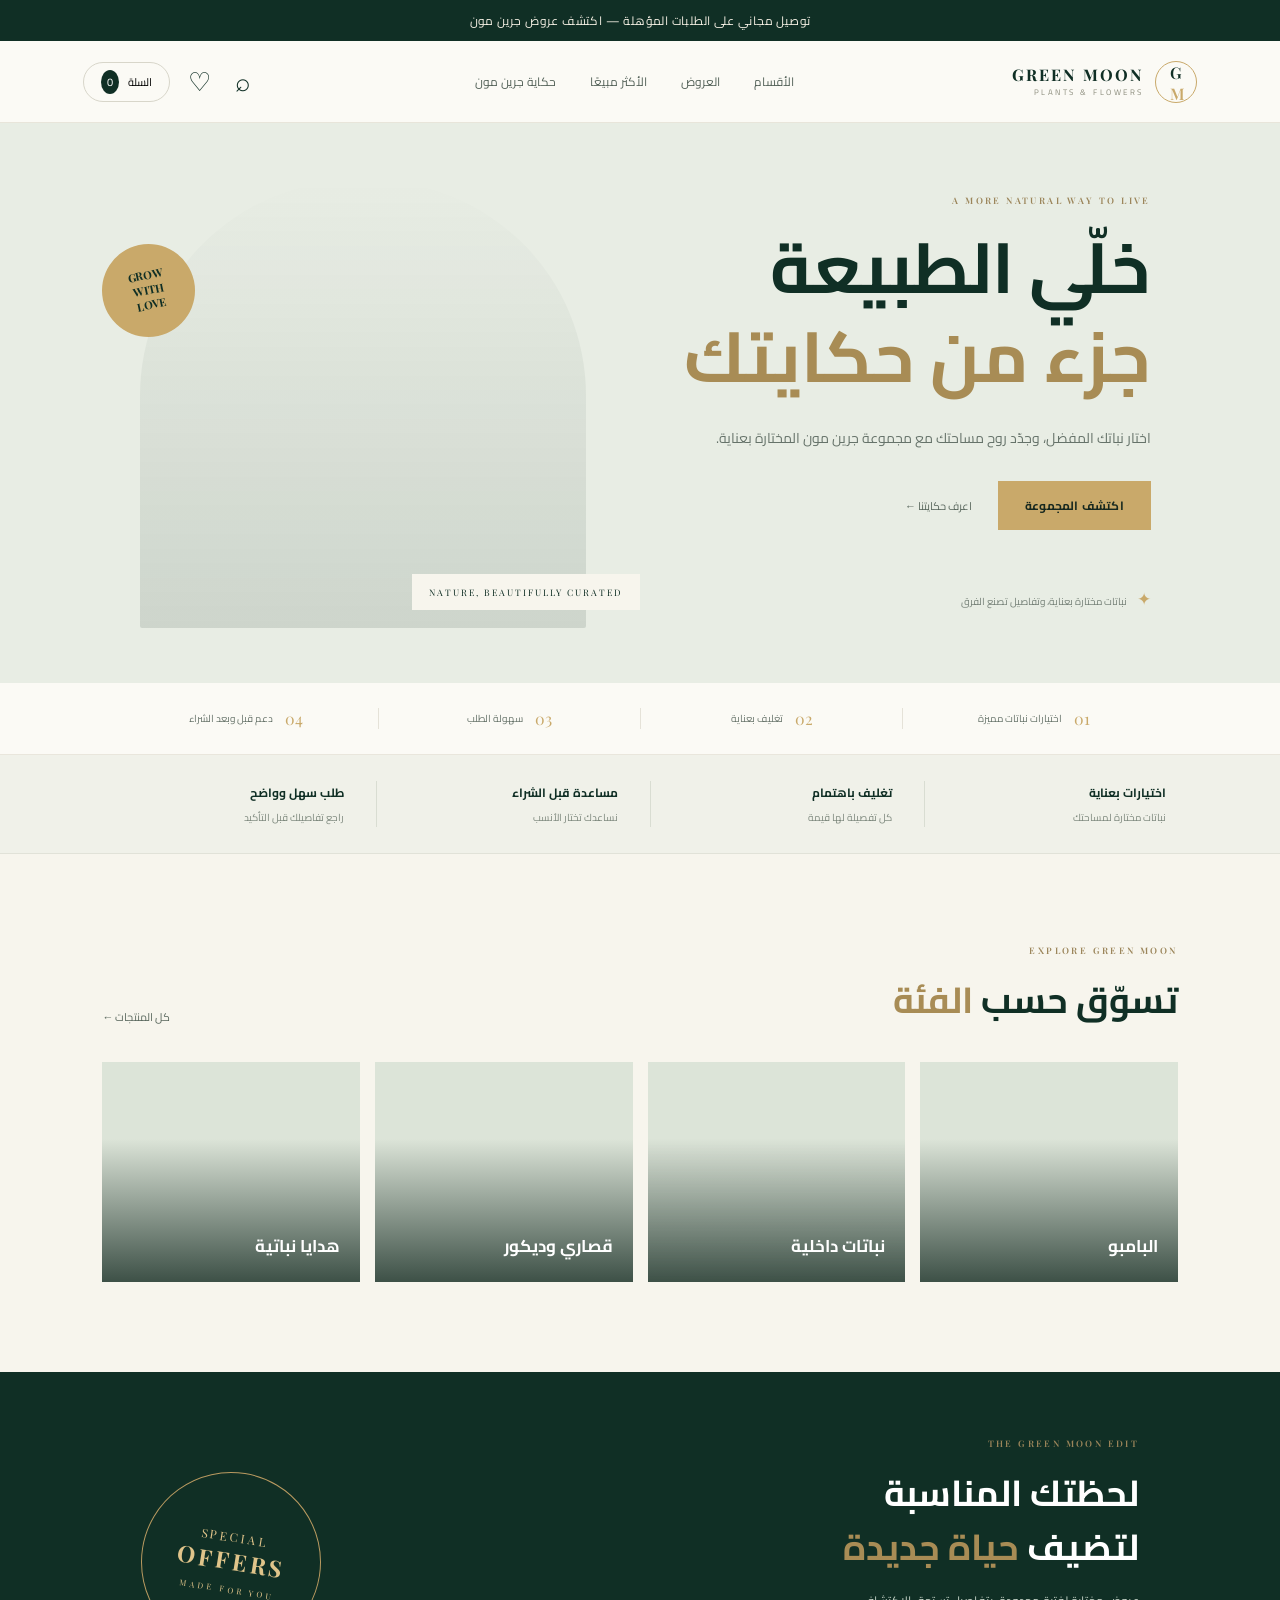
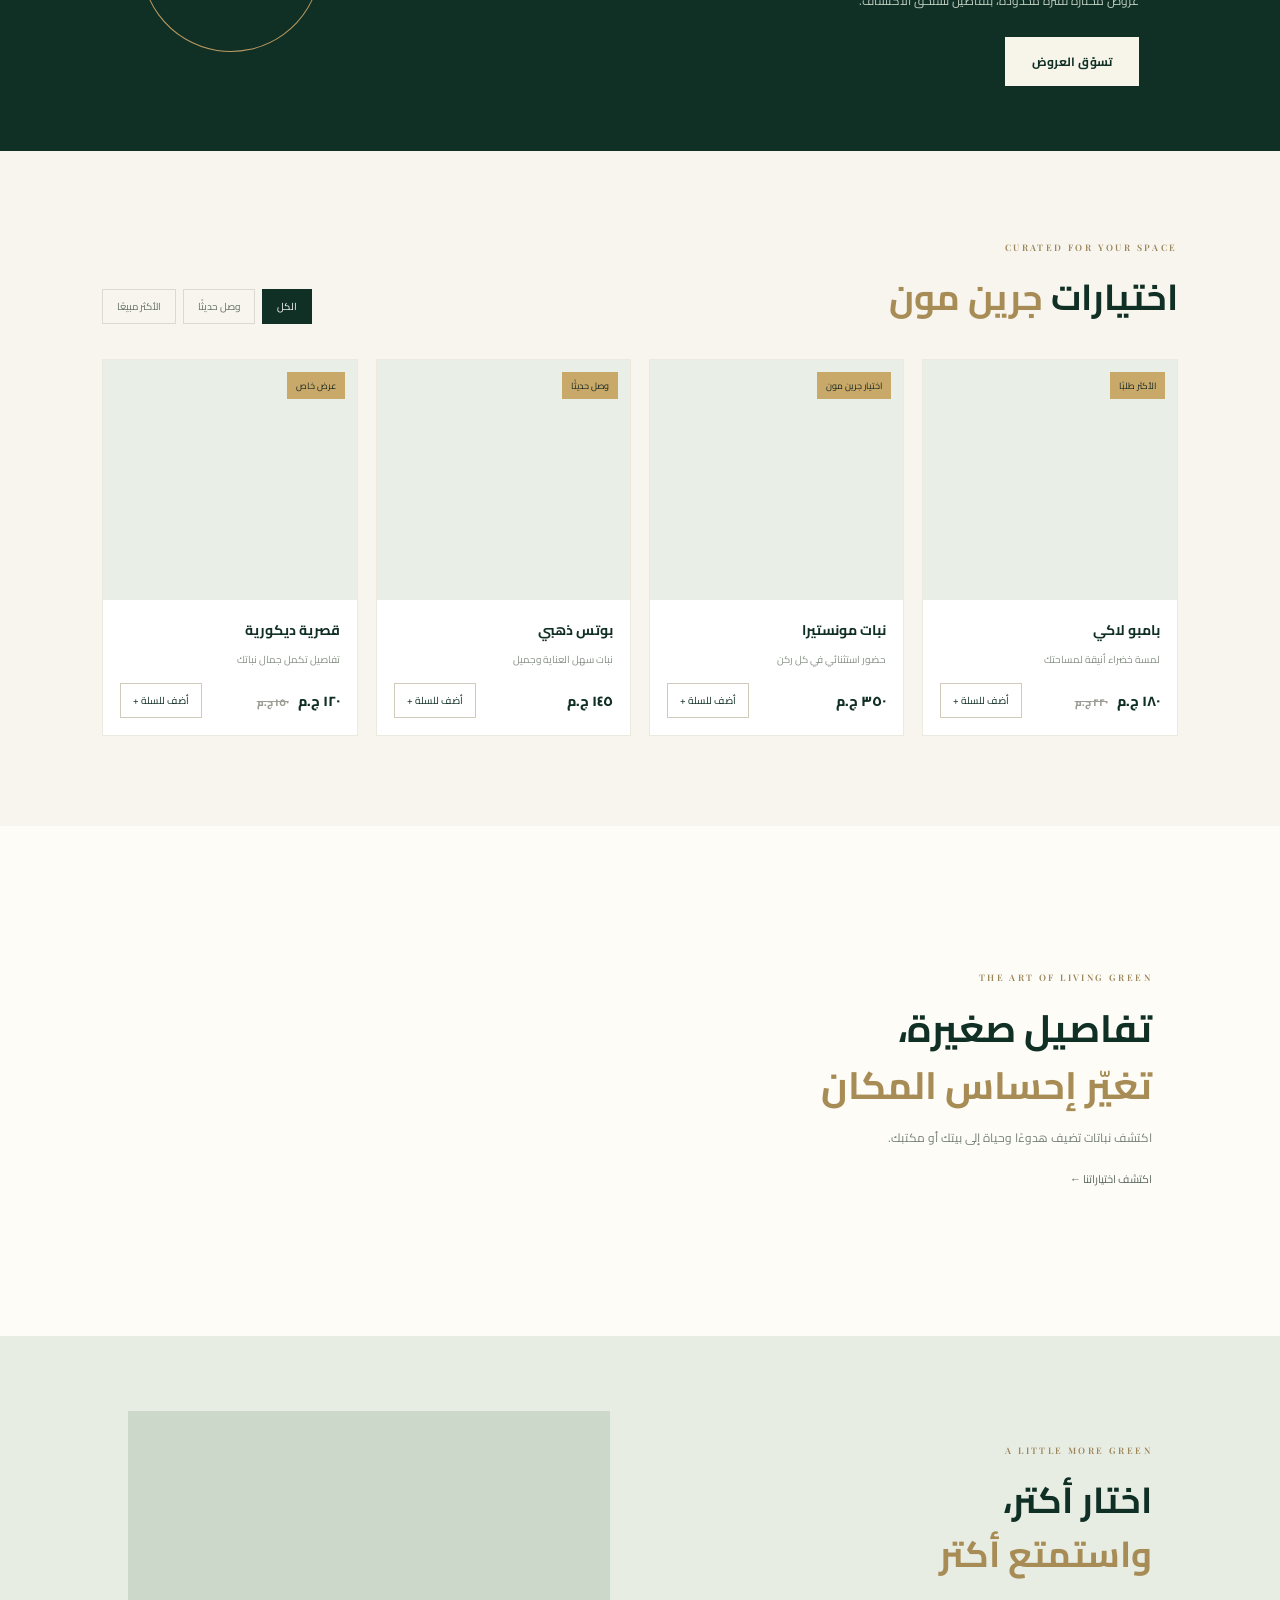
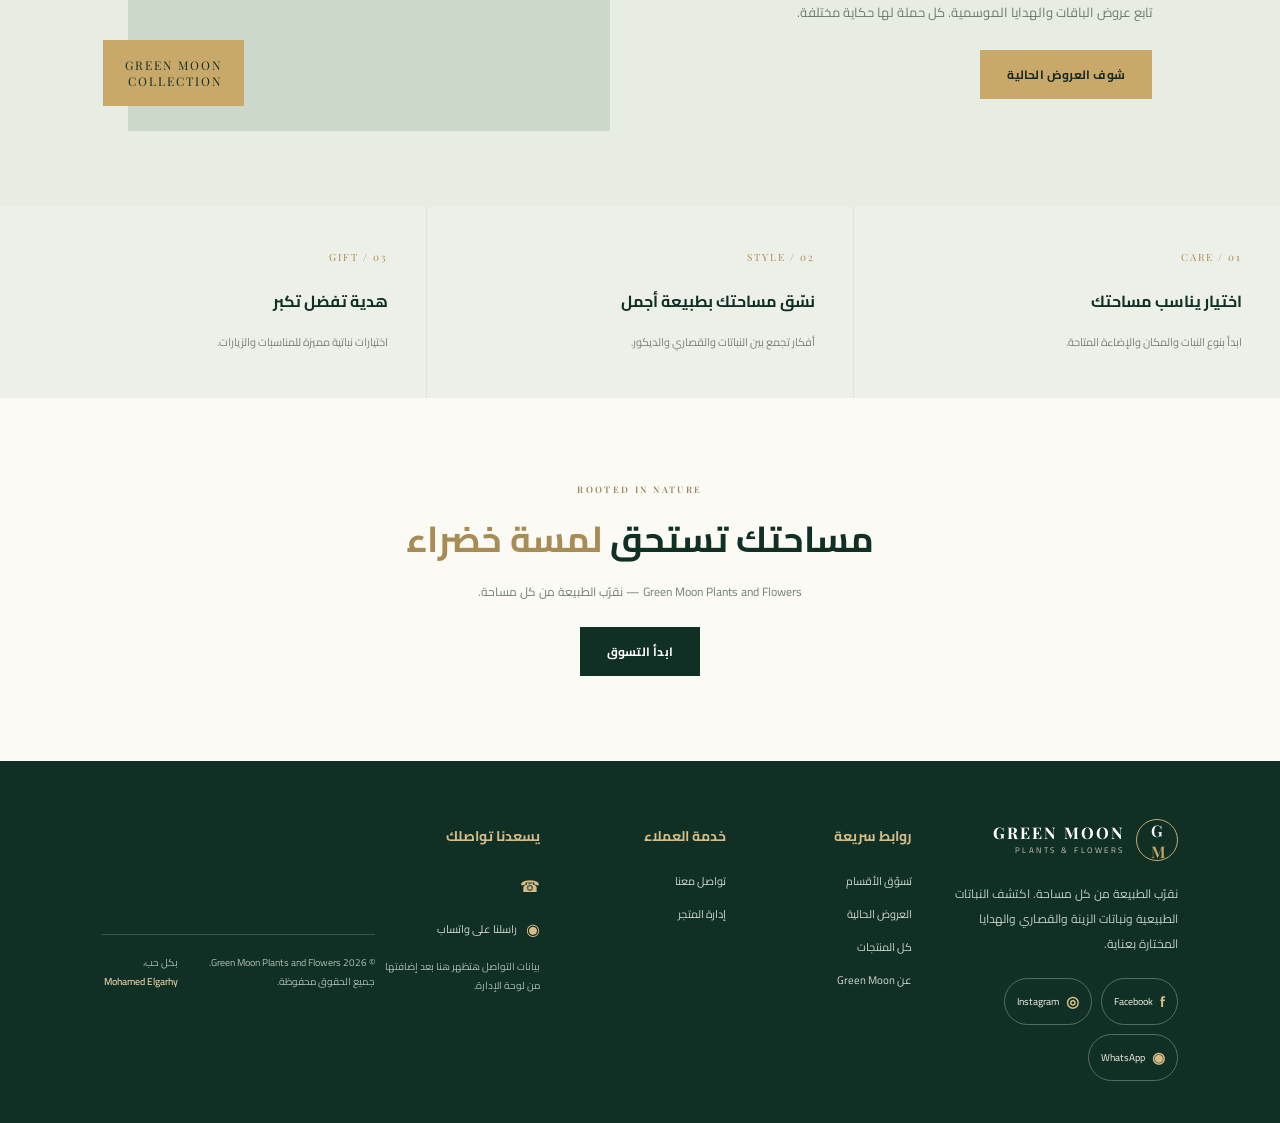
<file: index.html>
<!doctype html>
<html lang="ar" dir="rtl">
<head>
<meta charset="utf-8"><meta name="viewport" content="width=device-width,initial-scale=1">
<meta name="theme-color" content="#102f25"><title>Green Moon | Plants & Flowers</title>
<link rel="preconnect" href="https://fonts.googleapis.com"><link rel="preconnect" href="https://fonts.gstatic.com" crossorigin>
<link href="https://fonts.googleapis.com/css2?family=Cairo:wght@400;500;600;700;800&family=Playfair+Display:wght@500;600;700&display=swap" rel="stylesheet">
<link rel="stylesheet" href="style.css">
</head>
<body>
<div class="announcement" id="announcement">توصيل مجاني على الطلبات المؤهلة — اكتشف عروض جرين مون</div>
<header class="header">
 <a class="brand" href="#"><span class="brand-mark">G<span>M</span></span><span><b>GREEN MOON</b><small>PLANTS & FLOWERS</small></span></a>
 <nav id="nav"><a href="#categories">الأقسام</a><a href="#offers">العروض</a><a href="#bestsellers">الأكثر مبيعًا</a><a href="#story">حكاية جرين مون</a></nav>
 <div class="head-actions"><button class="icon-btn" id="searchBtn" aria-label="بحث">⌕</button><button class="icon-btn" id="wishlistBtn" aria-label="المفضلة">♡</button><button class="cart-btn" id="cartBtn">السلة <span id="cartCount">0</span></button><button class="menu-btn" id="menuBtn">☰</button></div>
</header>
<main>
<section class="hero">
 <div class="hero-copy"><p class="eyebrow">A MORE NATURAL WAY TO LIVE</p><h1>خلّي الطبيعة<br><em>جزء من حكايتك</em></h1><p class="hero-desc">اختار نباتك المفضل، وجدّد روح مساحتك مع مجموعة جرين مون المختارة بعناية.</p><div class="hero-ctas"><a class="btn btn-gold" href="#products">اكتشف المجموعة</a><a class="text-link" href="#story">اعرف حكايتنا ←</a></div><div class="hero-note"><span>✦</span> نباتات مختارة بعناية، وتفاصيل تصنع الفرق</div></div>
 <div class="hero-art"><div class="hero-image"></div><div class="hero-stamp">GROW<br>WITH<br>LOVE</div><div class="hero-caption">NATURE, BEAUTIFULLY CURATED</div></div>
</section>
<section class="trust-strip"><div><b>01</b><span>اختيارات نباتات مميزة</span></div><div><b>02</b><span>تغليف بعناية</span></div><div><b>03</b><span>سهولة الطلب</span></div><div><b>04</b><span>دعم قبل وبعد الشراء</span></div></section>
<section class="service-row"><div><b>اختيارات بعناية</b><span>نباتات مختارة لمساحتك</span></div><div><b>تغليف باهتمام</b><span>كل تفصيلة لها قيمة</span></div><div><b>مساعدة قبل الشراء</b><span>نساعدك تختار الأنسب</span></div><div><b>طلب سهل وواضح</b><span>راجع تفاصيلك قبل التأكيد</span></div></section>
<section class="section" id="categories"><div class="section-head"><div><p class="eyebrow">EXPLORE GREEN MOON</p><h2>تسوّق حسب <em>الفئة</em></h2></div><a class="text-link" href="#products">كل المنتجات ←</a></div><div class="category-grid" id="categoryGrid"></div></section>
<section class="campaign-band" id="offers"><div><p class="eyebrow">THE GREEN MOON EDIT</p><h2>لحظتك المناسبة<br>لتضيف <em>حياة جديدة</em></h2><p>عروض مختارة لفترة محدودة، بتفاصيل تستحق الاكتشاف.</p><a class="btn btn-light" href="#products">تسوّق العروض</a></div><div class="campaign-orb">SPECIAL<br><b>OFFERS</b><small>MADE FOR YOU</small></div></section>
<section class="section" id="products"><div class="section-head"><div><p class="eyebrow">CURATED FOR YOUR SPACE</p><h2>اختيارات <em>جرين مون</em></h2></div><div class="filters" id="filters"><button class="filter active" data-filter="all">الكل</button><button class="filter" data-filter="new">وصل حديثًا</button><button class="filter" data-filter="best">الأكثر مبيعًا</button></div></div><div class="product-grid" id="productGrid"></div></section>
<section class="editorial-strip"><div><p class="eyebrow">THE ART OF LIVING GREEN</p><h2>تفاصيل صغيرة،<br><em>تغيّر إحساس المكان</em></h2><p>اكتشف نباتات تضيف هدوءًا وحياة إلى بيتك أو مكتبك.</p><a class="text-link" href="#products">اكتشف اختياراتنا ←</a></div><div class="editorial-photo"></div></section>
<section class="deal-section" id="bestsellers"><div class="deal-copy"><p class="eyebrow">A LITTLE MORE GREEN</p><h2>اختار أكتر،<br><em>واستمتع أكتر</em></h2><p>تابع عروض الباقات والهدايا الموسمية. كل حملة لها حكاية مختلفة.</p><a href="#offers" class="btn btn-gold">شوف العروض الحالية</a></div><div class="deal-card"><div class="deal-card-img"></div><div class="deal-card-label">GREEN MOON<br>COLLECTION</div></div></section>
<section class="benefit-cards"><article><span>01 / CARE</span><h3>اختيار يناسب مساحتك</h3><p>ابدأ بنوع النبات والمكان والإضاءة المتاحة.</p></article><article><span>02 / STYLE</span><h3>نسّق مساحتك بطبيعة أجمل</h3><p>أفكار تجمع بين النباتات والقصاري والديكور.</p></article><article><span>03 / GIFT</span><h3>هدية تفضل تكبر</h3><p>اختيارات نباتية مميزة للمناسبات والزيارات.</p></article></section>
<section class="newsletter" id="story"><p class="eyebrow">ROOTED IN NATURE</p><h2>مساحتك تستحق <em>لمسة خضراء</em></h2><p>Green Moon Plants and Flowers — نقرّب الطبيعة من كل مساحة.</p><a class="btn btn-dark" href="#products">ابدأ التسوق</a></section>
</main>
<footer class="site-footer" id="contact">
 <div class="footer-main">
  <div class="footer-about">
   <a class="brand footer-brand" href="#"><span class="brand-mark">G<span>M</span></span><span><b>GREEN MOON</b><small>PLANTS & FLOWERS</small></span></a>
   <p id="footerAbout">نقرّب الطبيعة من كل مساحة. اكتشف النباتات الطبيعية ونباتات الزينة والقصاري والهدايا المختارة بعناية.</p>
   <div class="footer-social" aria-label="تابعنا على مواقع التواصل">
    <a id="footerFacebook" class="social-link" href="#" target="_blank" rel="noopener" hidden aria-label="Facebook"><span>f</span> Facebook</a>
    <a id="footerInstagram" class="social-link" href="#" target="_blank" rel="noopener" hidden aria-label="Instagram"><span>◎</span> Instagram</a>
    <a id="footerWhatsapp" class="social-link" href="#" target="_blank" rel="noopener" hidden aria-label="WhatsApp"><span>◉</span> WhatsApp</a>
   </div>
  </div>
  <div class="footer-column"><h3>روابط سريعة</h3><a href="#categories">تسوّق الأقسام</a><a href="#offers">العروض الحالية</a><a href="#products">كل المنتجات</a><a href="#story">عن Green Moon</a></div>
  <div class="footer-column"><h3>خدمة العملاء</h3><a href="#contact">تواصل معنا</a><a href="mailto:hello@greenmoon.com" id="footerEmail" hidden>البريد الإلكتروني</a><a href="admin.html">إدارة المتجر</a></div>
  <div class="footer-column footer-contact"><h3>يسعدنا تواصلك</h3><a id="footerPhone" href="#" hidden><span>☎</span><b id="footerPhoneText"></b></a><a id="footerWhatsAppText" href="#" target="_blank" rel="noopener" hidden><span>◉</span> راسلنا على واتساب</a><p id="footerContactHint">بيانات التواصل هتظهر هنا بعد إضافتها من لوحة الإدارة.</p></div>
 </div>
 <div class="footer-bottom"><span>© <span id="footerYear"></span> Green Moon Plants and Flowers. جميع الحقوق محفوظة.</span><span>بكل حب، <b>Mohamed Elgarhy</b></span></div>
</footer>
<div class="search-panel" id="searchPanel"><div class="search-box"><button id="closeSearch">✕</button><label>ابحث في Green Moon</label><input id="searchInput" placeholder="اكتب اسم النبات أو المنتج..."><div id="searchResults"></div></div></div>
<div class="drawer-backdrop" id="backdrop"></div><aside class="cart-drawer" id="cartDrawer"><div class="drawer-head"><h3>سلة مشترياتك</h3><button id="closeCart">✕</button></div><div id="cartItems"></div><div class="cart-total"><span>الإجمالي</span><b id="cartTotal">0 ج.م</b></div><button class="btn btn-dark full" id="checkoutBtn">إتمام الطلب</button><p class="tiny">سيتم تجهيز ملخص الطلب قبل إرساله عبر واتساب.</p></aside>
<div class="modal" id="checkoutModal"><div class="modal-card"><button class="modal-close" id="closeCheckout">✕</button><h3>بيانات الطلب</h3><div id="orderSummary"></div><form id="checkoutForm"><input required name="name" placeholder="الاسم بالكامل"><input required name="phone" placeholder="رقم الموبايل"><input required name="address" placeholder="العنوان بالتفصيل"><button class="btn btn-dark full">تأكيد وتجهيز رسالة واتساب</button></form><p class="tiny">رقم واتساب المتجر يُضاف من إعدادات لوحة الإدارة.</p></div></div>
<div class="toast" id="toast"></div><script src="store.js"></script>
</body></html>
</file>
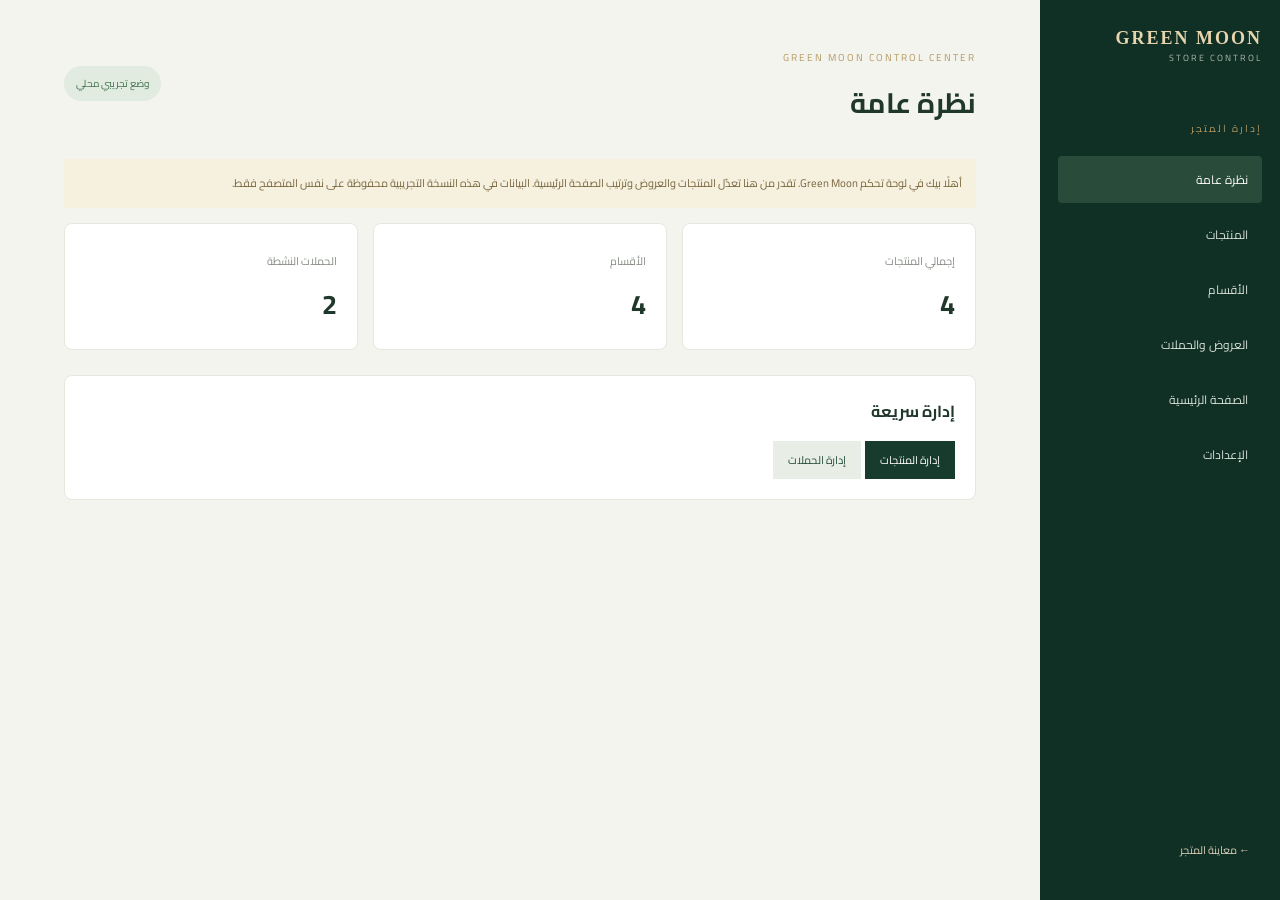
<file: admin.html>
<!doctype html><html lang="ar" dir="rtl"><head><meta charset="utf-8"><meta name="viewport" content="width=device-width,initial-scale=1"><title>Green Moon — إدارة المتجر</title><link href="https://fonts.googleapis.com/css2?family=Cairo:wght@400;600;700;800&display=swap" rel="stylesheet"><link rel="stylesheet" href="admin.css"></head><body><aside class="sidebar"><a class="brand" href="index.html">GREEN MOON<small>STORE CONTROL</small></a><p class="side-label">إدارة المتجر</p><button class="tab active" data-tab="overview">نظرة عامة</button><button class="tab" data-tab="products">المنتجات</button><button class="tab" data-tab="categories">الأقسام</button><button class="tab" data-tab="campaigns">العروض والحملات</button><button class="tab" data-tab="layout">الصفحة الرئيسية</button><button class="tab" data-tab="settings">الإعدادات</button><a class="back" href="index.html">← معاينة المتجر</a></aside><main class="main"><header><div><p class="eyebrow">GREEN MOON CONTROL CENTER</p><h1 id="pageTitle">نظرة عامة</h1></div><span class="status">وضع تجريبي محلي</span></header><section id="content"></section></main><div class="modal" id="editor"><div class="modal-box"><button class="close" id="closeEditor">×</button><h2 id="editorTitle">إضافة عنصر</h2><form id="editorForm"></form></div></div><script src="admin.js"></script></body></html>
</file>
<file: style.css>
*{box-sizing:border-box} :root{--forest:#102f25;--green:#244c3b;--sage:#dce5d9;--cream:#f7f5ed;--gold:#c9a96a;--ink:#17251e;--muted:#777d73}html{scroll-behavior:smooth}body{margin:0;background:var(--cream);color:var(--ink);font-family:'Cairo',sans-serif}a{color:inherit;text-decoration:none}button{font:inherit;cursor:pointer}.announcement{background:var(--forest);color:#f6f1e5;text-align:center;padding:9px 14px;font-size:12px;letter-spacing:.4px}.header{height:82px;padding:0 6.5%;display:flex;align-items:center;justify-content:space-between;background:#fbfaf5;position:sticky;top:0;z-index:10;border-bottom:1px solid #e8e5da}.brand{display:flex;align-items:center;gap:11px;color:var(--forest)}.brand b{display:block;font:700 16px 'Playfair Display',serif;letter-spacing:2px}.brand small{display:block;font-size:8px;letter-spacing:2.5px;color:#8c8d7d}.brand-mark{width:42px;height:42px;border:1px solid var(--gold);border-radius:50%;display:grid;place-items:center;font:600 16px 'Playfair Display';position:relative}.brand-mark span{color:var(--gold);margin-right:-4px}nav{display:flex;gap:34px;font-size:12px;color:#536158}nav a:hover,.text-link:hover{color:#a17e3f}.head-actions{display:flex;align-items:center;gap:12px}.icon-btn,.menu-btn{border:0;background:none;font-size:26px;color:var(--forest)}.cart-btn{border:1px solid #d8d6ca;background:transparent;border-radius:30px;padding:9px 17px;font-size:11px}.cart-btn span{background:var(--forest);color:white;border-radius:50%;padding:2px 6px;margin-right:7px}.menu-btn{display:none}.hero{min-height:560px;background:#e8ede4;display:grid;grid-template-columns:1fr 1fr;padding:58px 8% 55px;overflow:hidden}.hero-copy{align-self:center;padding:0 5% 0 0}.eyebrow{font:600 9px 'Playfair Display',serif;letter-spacing:2.4px;color:#9b855a;margin:0 0 17px}.hero h1{font-size:clamp(42px,5.5vw,72px);line-height:1.27;color:var(--forest);margin:0;font-weight:700}.hero h1 em,h2 em{font-style:normal;color:#a88c55}.hero-desc{max-width:440px;line-height:2.1;color:#66736a;font-size:14px;margin:22px 0 28px}.hero-ctas{display:flex;align-items:center;gap:26px}.btn{display:inline-flex;align-items:center;justify-content:center;border:0;padding:13px 27px;font-size:12px;font-weight:700;letter-spacing:.2px;transition:.2s}.btn:hover{transform:translateY(-2px)}.btn-gold{background:var(--gold);color:#17281f}.btn-light{background:#f7f4e9;color:var(--forest)}.btn-dark{background:var(--forest);color:#fff}.text-link{font-size:11px;color:#59675d}.hero-note{margin-top:53px;color:#758077;font-size:10px}.hero-note span{color:var(--gold);font-size:17px;margin-left:8px}.hero-art{position:relative;min-height:430px}.hero-image{position:absolute;inset:0 10% 0 7%;background:linear-gradient(0deg,rgba(12,40,29,.12),transparent),url('https://images.unsplash.com/photo-1501004318641-b39e6451bec6?auto=format&fit=crop&w=1100&q=85') center/cover;border-radius:48% 48% 2px 2px}.hero-stamp{position:absolute;left:0;top:14%;background:var(--gold);color:var(--forest);width:93px;height:93px;border-radius:50%;display:grid;place-content:center;text-align:center;font:700 11px 'Playfair Display';line-height:1.35;transform:rotate(-12deg)}.hero-caption{position:absolute;bottom:18px;right:0;background:#f7f5ed;padding:12px 17px;font:9px 'Playfair Display';letter-spacing:2px;color:var(--forest)}.trust-strip{display:grid;grid-template-columns:repeat(4,1fr);padding:25px 9%;background:#fbfaf5;border-bottom:1px solid #e9e6dc}.trust-strip div{display:flex;align-items:center;justify-content:center;gap:12px;border-left:1px solid #e5e2d8}.trust-strip div:last-child{border:0}.trust-strip b{font:16px 'Playfair Display';color:var(--gold)}.trust-strip span{font-size:10px;color:#68746b}.section{padding:90px 8%}.section-head{display:flex;justify-content:space-between;align-items:end;margin-bottom:35px}.section h2,.campaign-band h2,.deal-copy h2,.newsletter h2{font-size:36px;color:var(--forest);margin:0;line-height:1.5}.category-grid{display:grid;grid-template-columns:repeat(4,1fr);gap:15px}.category-card{height:220px;position:relative;overflow:hidden;background:#dce4d8;display:flex;align-items:end;padding:20px;color:white}.category-card:before{content:"";position:absolute;inset:0;background:linear-gradient(0deg,rgba(8,31,22,.75),transparent 65%),var(--photo) center/cover;transition:.5s}.category-card:hover:before{transform:scale(1.06)}.category-card span{position:relative;font-size:17px;font-weight:700}.campaign-band{background:var(--forest);color:#fff;padding:65px 11%;display:flex;align-items:center;justify-content:space-between;position:relative;overflow:hidden}.campaign-band h2{color:white}.campaign-band p:not(.eyebrow){font-size:12px;color:#c2d0c4;margin:15px 0 25px}.campaign-orb{width:180px;height:180px;border:1px solid #b99a60;border-radius:50%;display:grid;place-content:center;text-align:center;color:#e0c48a;font:12px 'Playfair Display';letter-spacing:3px;transform:rotate(9deg)}.campaign-orb b{font-size:23px}.campaign-orb small{font-size:8px;margin-top:8px}.product-grid{display:grid;grid-template-columns:repeat(4,1fr);gap:18px}.product-card{background:#fff;border:1px solid #ece9df;position:relative}.product-photo{height:240px;background:#e9eee6 center/cover;position:relative}.product-tag{position:absolute;top:12px;right:12px;background:var(--gold);color:#17281f;padding:5px 9px;font-size:9px}.product-info{padding:17px}.product-info h3{font-size:14px;margin:0 0 7px;color:var(--forest)}.product-info p{font-size:10px;color:#879087;margin:0 0 14px}.product-bottom{display:flex;align-items:center;justify-content:space-between}.price{font-weight:800;font-size:14px;color:var(--forest)}.old-price{font-size:10px;text-decoration:line-through;color:#9c9c92;margin-right:6px}.add-btn{border:1px solid #cfcab9;background:transparent;color:var(--forest);padding:7px 12px;font-size:10px}.filters{display:flex;gap:7px}.filter{border:1px solid #dcd9ce;background:transparent;padding:7px 14px;font-size:10px;color:#647066}.filter.active{background:var(--forest);color:white;border-color:var(--forest)}.deal-section{background:#e8ede4;padding:75px 10%;display:grid;grid-template-columns:1fr 1fr;align-items:center;gap:60px}.deal-copy p:not(.eyebrow){color:#6d796f;font-size:13px;line-height:2;max-width:400px;margin:18px 0 25px}.deal-card{height:320px;position:relative;background:#cbd8ca}.deal-card-img{position:absolute;inset:0;background:url('https://images.unsplash.com/photo-1485955900006-10f4d324d411?auto=format&fit=crop&w=1000&q=85') center/cover}.deal-card-label{position:absolute;left:-25px;bottom:25px;background:var(--gold);padding:17px 22px;color:var(--forest);font:12px 'Playfair Display';letter-spacing:2px}.newsletter{text-align:center;padding:85px 20px;background:#fbfaf5}.newsletter p:not(.eyebrow){font-size:12px;color:#758077;margin:14px 0 24px}footer{background:#0b241b;color:#d9e0d7;padding:30px 8%;display:flex;justify-content:space-between;align-items:center;font-size:10px}.footer-brand{color:#e9eadf}.footer-brand small{color:#aeb9ac}.drawer-backdrop{position:fixed;inset:0;background:#071b13a8;z-index:20;display:none}.cart-drawer{position:fixed;z-index:21;top:0;left:0;width:min(420px,100%);height:100vh;background:#fbfaf5;padding:25px;transform:translateX(-105%);transition:.3s;overflow:auto}.cart-drawer.open{transform:translateX(0)}.drawer-backdrop.show{display:block}.drawer-head{display:flex;justify-content:space-between;align-items:center;border-bottom:1px solid #e5e1d5;padding-bottom:15px}.drawer-head button,.modal-close{border:0;background:none;font-size:20px}.cart-line{display:flex;justify-content:space-between;gap:10px;padding:15px 0;border-bottom:1px solid #e8e5db;font-size:12px}.cart-line button{border:0;background:none;color:#9b674f}.cart-total{display:flex;justify-content:space-between;padding:22px 0;font-size:14px}.full{width:100%}.tiny{font-size:10px;color:#8a9188;line-height:1.8}.modal{position:fixed;inset:0;z-index:30;background:#071b13aa;display:none;place-items:center;padding:15px}.modal.show{display:grid}.modal-card{background:#fbfaf5;width:min(430px,100%);padding:30px;position:relative}.modal-close{position:absolute;left:18px;top:15px}.modal-card h3{color:var(--forest)}.modal-card input{width:100%;padding:13px;margin:6px 0;border:1px solid #ddd9cd;background:white;font:12px Cairo}.modal-card form{margin-top:20px}.empty{font-size:12px;color:#8b9189;padding:25px 0}@media(max-width:850px){nav{display:none;position:absolute;top:82px;right:0;left:0;background:#fbfaf5;padding:20px;flex-direction:column;gap:18px;border-bottom:1px solid #ddd}nav.open{display:flex}.menu-btn{display:block}.hero{grid-template-columns:1fr;padding:45px 7%}.hero-copy{padding:0}.hero-art{min-height:350px;margin-top:35px}.trust-strip{grid-template-columns:repeat(2,1fr);gap:20px}.trust-strip div:nth-child(2){border:0}.category-grid,.product-grid{grid-template-columns:repeat(2,1fr)}.section{padding:60px 6%}.campaign-band{padding:50px 7%}.deal-section{grid-template-columns:1fr;gap:30px}.deal-card{height:270px}.section-head{align-items:start;gap:15px;flex-direction:column}}@media(max-width:480px){.header{padding:0 4%;height:72px}.brand b{font-size:13px}.brand-mark{width:36px;height:36px}.hero h1{font-size:43px}.hero-art{min-height:290px}.category-card{height:165px;padding:12px}.category-card span{font-size:13px}.product-photo{height:180px}.product-info{padding:12px}.product-info h3{font-size:12px}.add-btn{padding:6px 8px}.campaign-orb{width:115px;height:115px;font-size:9px}.campaign-orb b{font-size:15px}.campaign-band h2,.deal-copy h2,.section h2,.newsletter h2{font-size:28px}.filters{flex-wrap:wrap}footer{gap:15px;flex-wrap:wrap}.trust-strip{padding:20px 4%}.trust-strip span{font-size:9px}}
/* V2 premium commerce layer */
.service-row{display:grid;grid-template-columns:repeat(4,1fr);gap:20px;padding:26px 8%;background:#f0f1e9;border-bottom:1px solid #e1e2d8}.service-row div{display:flex;flex-direction:column;gap:4px;border-left:1px solid #d9ddd2;padding-right:12px}.service-row div:last-child{border:0}.service-row b{font-size:12px;color:var(--forest)}.service-row span{font-size:10px;color:#7d887d}.editorial-strip{padding:85px 10%;display:grid;grid-template-columns:.8fr 1.2fr;gap:65px;align-items:center;background:#fdfcf7}.editorial-strip h2{font-size:38px;line-height:1.5;color:var(--forest);margin:0}.editorial-strip p:not(.eyebrow){font-size:12px;color:#758077;line-height:2}.editorial-photo{height:340px;background:url('https://images.unsplash.com/photo-1497250681960-ef046c08a56e?auto=format&fit=crop&w=1200&q=85') center/cover}.benefit-cards{display:grid;grid-template-columns:repeat(3,1fr);gap:1px;background:#dfe3d8}.benefit-cards article{background:#edf0e8;padding:34px 9%}.benefit-cards span{font:10px 'Playfair Display';letter-spacing:2px;color:#a78b55}.benefit-cards h3{font-size:16px;color:var(--forest)}.benefit-cards p{font-size:11px;line-height:1.9;color:#778177}.search-panel{display:none;position:fixed;inset:0;background:#061a13b8;z-index:40;padding:8vh 15px}.search-panel.show{display:block}.search-box{max-width:650px;margin:auto;background:#fbfaf5;padding:28px;position:relative}.search-box>button{position:absolute;left:20px;top:20px;border:0;background:none;font-size:20px}.search-box label{display:block;color:var(--forest);font-weight:700;margin-bottom:15px}.search-box input{width:100%;padding:14px;border:1px solid #d9d9ce;background:white;font:13px Cairo}.search-result{display:flex;align-items:center;gap:12px;padding:10px 0;border-bottom:1px solid #e8e5dc;font-size:12px}.search-result img{width:48px;height:48px;object-fit:cover}.toast{position:fixed;bottom:20px;right:20px;background:var(--forest);color:white;padding:12px 20px;font-size:11px;z-index:60;opacity:0;transform:translateY(12px);transition:.25s;pointer-events:none}.toast.show{opacity:1;transform:translateY(0)}.product-card{transition:transform .25s,box-shadow .25s}.product-card:hover{transform:translateY(-4px);box-shadow:0 15px 35px #20372b12}.product-photo{background-size:cover}.add-btn:hover{background:var(--forest);color:white}
@media(max-width:850px){.service-row{grid-template-columns:repeat(2,1fr)}.service-row div:nth-child(2){border:0}.editorial-strip{grid-template-columns:1fr;gap:25px;padding:60px 7%}.editorial-photo{height:250px}.benefit-cards{grid-template-columns:1fr}.benefit-cards article{padding:25px 8%}}
@media(max-width:480px){.service-row{gap:13px}.service-row span{font-size:9px}.editorial-strip h2{font-size:29px}.head-actions{gap:5px}.icon-btn{font-size:22px}}

/* Premium multi-column store footer */
.site-footer{background:#102f25;color:#f5f2e8;padding:58px 8% 0;margin-top:0}
.footer-main{display:grid;grid-template-columns:1.55fr 1fr 1fr 1.15fr;gap:42px;padding-bottom:42px}
.footer-brand{color:#fff;margin-bottom:20px}.footer-brand small{color:#c9c5b5}
.footer-about>p{max-width:340px;color:#c3cec4;font-size:12px;line-height:2.1;margin:0 0 22px}
.footer-column{display:flex;flex-direction:column;align-items:flex-start;gap:13px}
.footer-column h3{font-size:14px;color:#d6bd87;margin:4px 0 9px}
.footer-column>a{font-size:11px;color:#d1d9d0;transition:.2s}
.footer-column>a:hover,.footer-social a:hover{color:#d6bd87;transform:translateX(-2px)}
.footer-contact>a{display:flex;align-items:center;gap:9px;direction:rtl}
.footer-contact>a span{color:#d6bd87;font-size:16px}
.footer-contact p{font-size:10px;line-height:1.9;color:#aebdb1;margin:0}
.footer-social{display:flex;flex-wrap:wrap;gap:9px}
.social-link{display:inline-flex;align-items:center;gap:7px;border:1px solid #557060;border-radius:30px;padding:8px 12px;color:#f5f2e8;font-size:10px;transition:.2s}
.social-link span{font-size:15px;color:#d6bd87;font-weight:700}
.footer-bottom{border-top:1px solid #3b5949;padding:18px 0;display:flex;justify-content:space-between;gap:15px;color:#aebdb1;font-size:10px}
.footer-bottom b{color:#e2d0a6;font-weight:600}
@media(max-width:850px){.footer-main{grid-template-columns:repeat(2,minmax(0,1fr));gap:32px}.footer-about{grid-column:1/-1}}
@media(max-width:480px){.site-footer{padding:42px 6% 0}.footer-main{grid-template-columns:1fr 1fr;gap:27px 18px}.footer-about{grid-column:1/-1}.footer-bottom{flex-direction:column;line-height:1.8}.footer-column h3{font-size:12px}.footer-column>a{font-size:10px}}
</file>
<file: admin.css>
*{box-sizing:border-box}body{margin:0;background:#f4f4ee;color:#20372b;font-family:Cairo,sans-serif;display:flex;min-height:100vh}.sidebar{width:240px;background:#102f25;color:#f4f1e7;padding:28px 18px;display:flex;flex-direction:column;gap:8px;flex-shrink:0}.brand{font:bold 18px Georgia;letter-spacing:2px;color:#e6d5ad;text-decoration:none;margin-bottom:35px}.brand small{display:block;font:9px Cairo;letter-spacing:2px;color:#aab9aa}.side-label,.eyebrow{font-size:10px;color:#b59b65;letter-spacing:2px}.tab{border:0;text-align:right;padding:12px 14px;background:transparent;color:#d9e2d9;font:12px Cairo;cursor:pointer;border-radius:4px}.tab.active,.tab:hover{background:#284b3a;color:#fff}.back{margin-top:auto;color:#d9d0b7;font-size:11px;text-decoration:none;padding:12px}.main{padding:38px 5%;width:calc(100% - 240px)}header{display:flex;justify-content:space-between;align-items:center;margin-bottom:30px}h1{margin:0;font-size:28px}.status{background:#e1ebdf;color:#3f704d;padding:8px 12px;border-radius:20px;font-size:10px}.stats{display:grid;grid-template-columns:repeat(3,1fr);gap:15px;margin-bottom:25px}.stat,.panel{background:#fff;border:1px solid #e8e7df;padding:20px;border-radius:8px}.stat small{color:#858d83;font-size:11px}.stat strong{display:block;font-size:27px;margin-top:5px}.panel{margin-bottom:20px}.panel-head{display:flex;align-items:center;justify-content:space-between;margin-bottom:15px}.panel h2{font-size:16px;margin:0}.primary,.secondary,.danger{border:0;padding:9px 15px;font:11px Cairo;cursor:pointer}.primary{background:#173c2d;color:#fff}.secondary{background:#e8eee5;color:#234b38}.danger{background:#f5e6e1;color:#944d3e}.table{width:100%;border-collapse:collapse;font-size:11px}.table th,.table td{text-align:right;padding:12px 9px;border-bottom:1px solid #eee}.table th{color:#92998e;font-weight:600}.thumb{width:42px;height:42px;object-fit:cover;border-radius:4px;vertical-align:middle;margin-left:8px}.actions{display:flex;gap:6px}.pill{font-size:9px;padding:4px 8px;border-radius:20px;background:#e6efe5;color:#43714d}.pill.off{background:#f1eee5;color:#89784f}.form-grid{display:grid;grid-template-columns:1fr 1fr;gap:12px}.field{display:flex;flex-direction:column;gap:5px;margin-bottom:12px}.field label{font-size:10px;color:#667468}.field input,.field select,.field textarea{width:100%;padding:11px;border:1px solid #dedfd6;background:#fff;font:12px Cairo}.field textarea{min-height:70px}.check{display:flex;gap:9px;align-items:center;font-size:11px;margin:10px 0}.modal{display:none;position:fixed;inset:0;background:#081d15a8;z-index:4;place-items:center;padding:15px}.modal.show{display:grid}.modal-box{background:#fff;padding:28px;width:min(560px,100%);max-height:90vh;overflow:auto;position:relative;border-radius:8px}.modal-box h2{font-size:18px}.close{position:absolute;left:15px;top:12px;border:0;background:none;font-size:24px;cursor:pointer}.empty{color:#92998e;font-size:12px;padding:20px 0}.notice{background:#f6f0df;padding:14px;font-size:11px;line-height:1.9;color:#78653d;margin-bottom:15px}@media(max-width:720px){.sidebar{width:66px;padding:18px 6px}.brand{font-size:0;text-align:center}.brand small{display:none}.side-label,.tab{font-size:0;text-align:center;padding:13px 3px}.tab:after{content:"•";font-size:20px}.back{font-size:0}.main{padding:25px 4%;width:calc(100% - 66px)}.stats{grid-template-columns:1fr}.form-grid{grid-template-columns:1fr}h1{font-size:22px}.table{min-width:520px}.panel{overflow:auto}}
</file>
